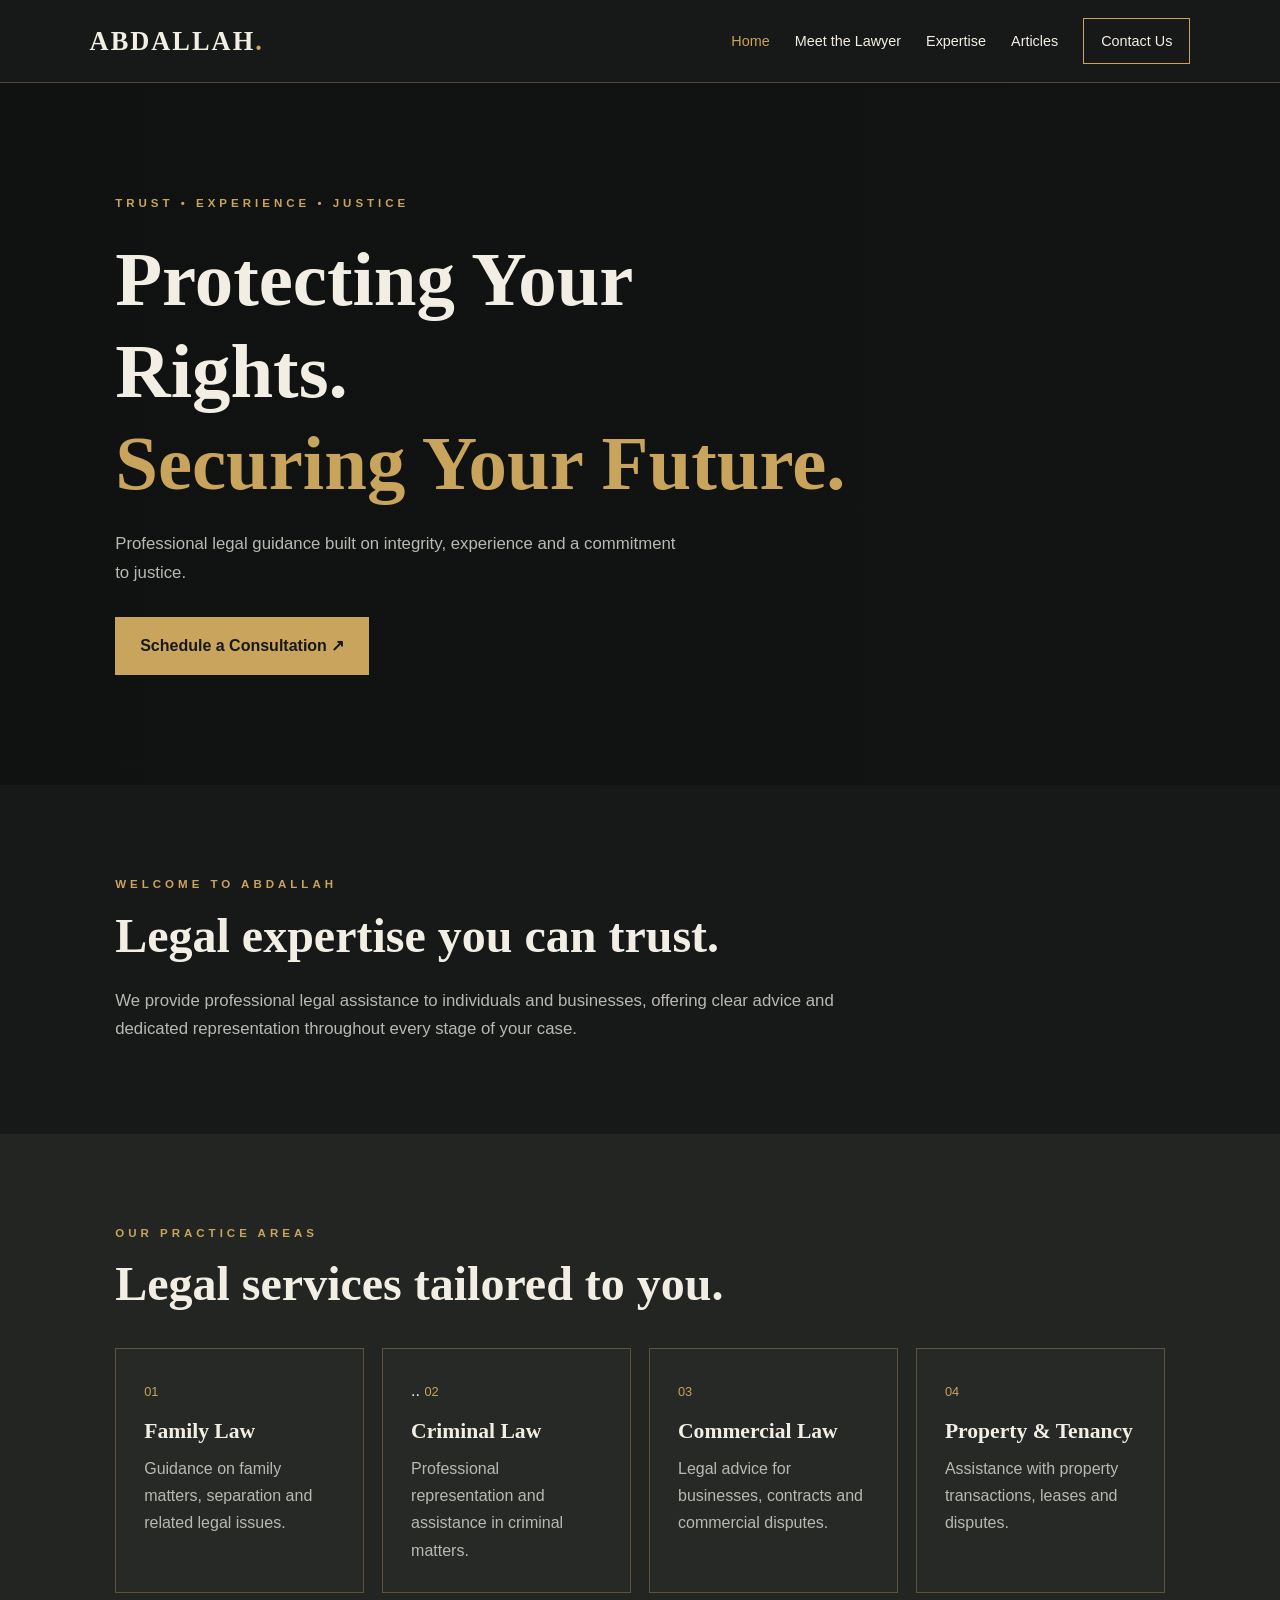
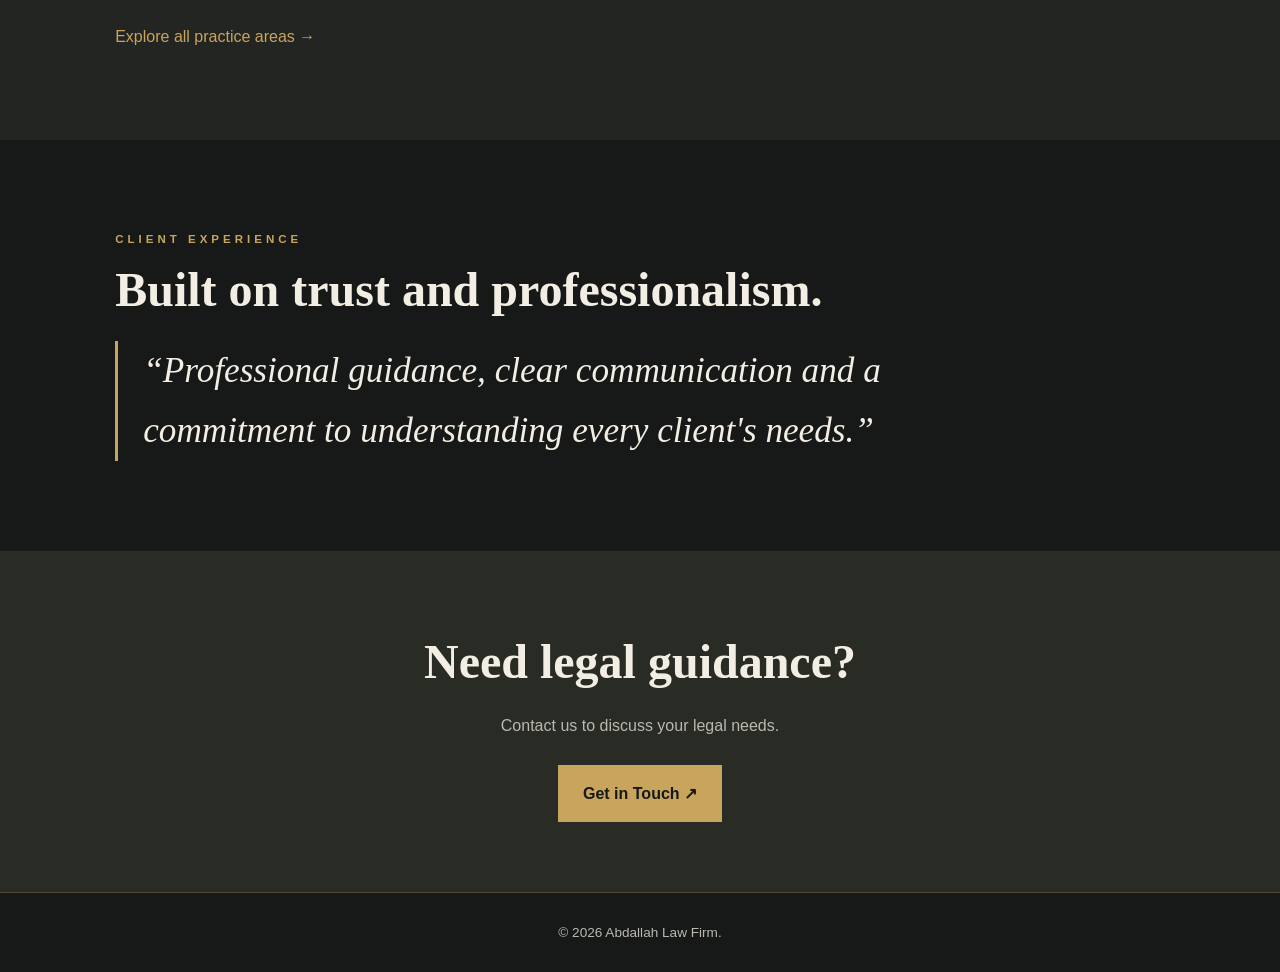
<file: final web assignment/index.html>
<!DOCTYPE html>
<html lang="en">
<head>
    <meta charset="UTF-8">
    <meta name="viewport" content="width=device-width, initial-scale=1.0">
    <title>Abdallah | Law Firm</title>
    <link rel="stylesheet" href="style.css">
</head>
<body>

<header class="navbar">
    <a href="index.html" class="logo">ABDALLAH<span>.</span></a>

    <button class="menu-toggle" aria-label="Open menu">☰</button>

    <nav class="nav-links">
        <a href="index.html">Home</a>
        <a href="lawyer.html">Meet the Lawyer</a>
        <a href="expertise.html">Expertise</a>
        <a href="articles.html">Articles</a>
        <a href="contact.html" class="nav-button">Contact Us</a>
    </nav>
</header>

<main>
    <section class="hero">
        <div class="hero-content reveal">
            <p class="eyebrow">TRUST • EXPERIENCE • JUSTICE</p>
            <h1>Protecting Your Rights.<br>
                <span>Securing Your Future.</span>
            </h1>
            <p>
                Professional legal guidance built on integrity,
                experience and a commitment to justice.
            </p>
            <a href="contact.html" class="button">Schedule a Consultation ↗</a>
        </div>
    </section>

    <section class="section reveal">
        <p class="eyebrow">WELCOME TO ABDALLAH</p>
        <h2>Legal expertise you can trust.</h2>
        <p class="intro">
            We provide professional legal assistance to individuals
            and businesses, offering clear advice and dedicated
            representation throughout every stage of your case.
        </p>
    </section>

    <section class="section dark-section">
        <p class="eyebrow">OUR PRACTICE AREAS</p>
        <h2>Legal services tailored to you.</h2>

        <div class="card-grid">
            <article class="service-card">
                <span>01</span>
                <h3>Family Law</h3>
                <p>Guidance on family matters, separation and related legal issues.</p>
            </article>

            <article class="service-card">
                ..
                <span>02</span>
                <h3>Criminal Law</h3>
                <p>Professional representation and assistance in criminal matters.</p>
            </article>

            <article class="service-card">
                <span>03</span>
                <h3>Commercial Law</h3>
                <p>Legal advice for businesses, contracts and commercial disputes.</p>
            </article>

            <article class="service-card">
                <span>04</span>
                <h3>Property & Tenancy</h3>
                <p>Assistance with property transactions, leases and disputes.</p>
            </article>
        </div>

        <a href="expertise.html" class="text-link">Explore all practice areas →</a>
    </section>

    <section class="section testimonial reveal">
        <p class="eyebrow">CLIENT EXPERIENCE</p>
        <h2>Built on trust and professionalism.</h2>
        <blockquote>
            “Professional guidance, clear communication and a
            commitment to understanding every client's needs.”
    </section>

    <section class="cta">
        <h2>Need legal guidance?</h2>
        <p>Contact us to discuss your legal needs.</p>
        <a href="contact.html" class="button">Get in Touch ↗</a>
    </section>
</main>

<footer class="footer">
    <p>© <span class="year"></span> Abdallah Law Firm.</p>
</footer>

<script src="script.js"></script>
</body>
</html>
</file>
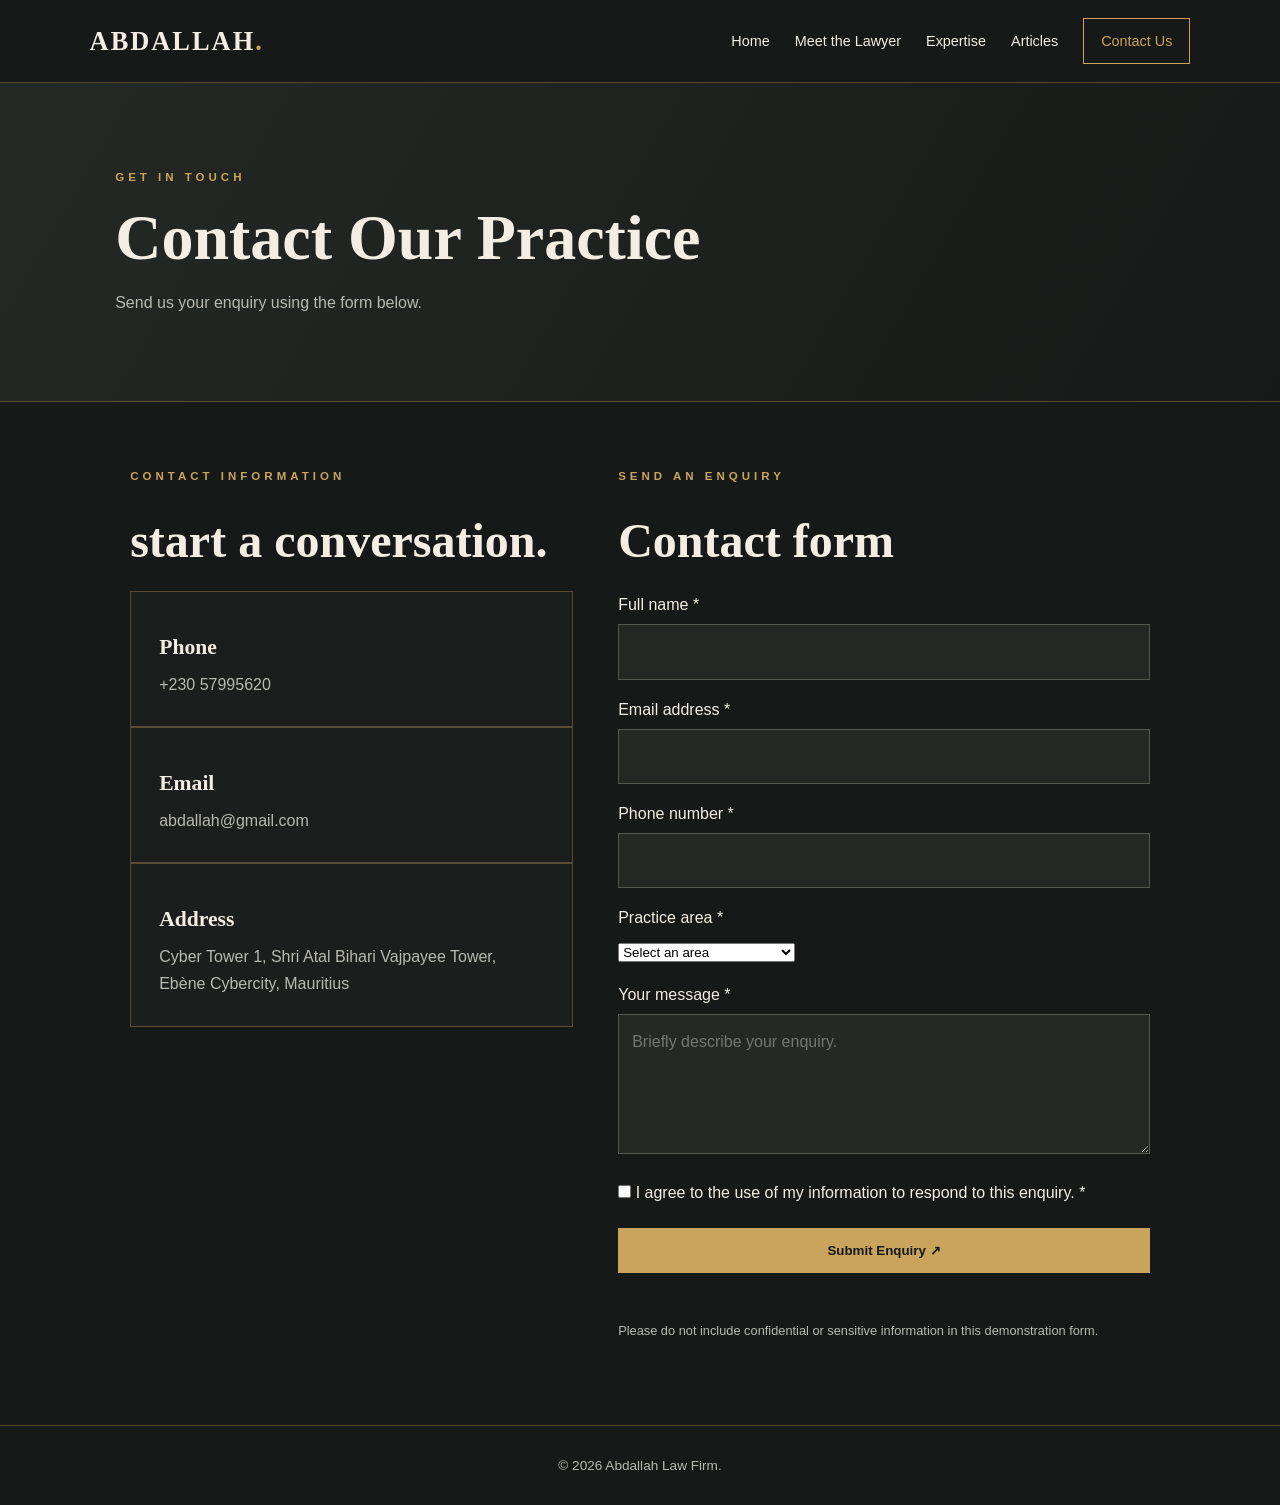
<file: final web assignment/contact.html>
<!DOCTYPE html>
<html lang="en">
<head>
    <meta charset="UTF-8">
    <meta name="viewport" content="width=device-width, initial-scale=1.0">
    <title>Contact Us | Abdallah</title>
    <link rel="stylesheet" href="style.css">
</head>
<body>

<header class="navbar">
    <a href="index.html" class="logo">ABDALLAH<span>.</span></a>
    <button class="menu-toggle" aria-label="Open menu">☰</button>
    <nav class="nav-links">
        <a href="index.html">Home</a>
        <a href="lawyer.html">Meet the Lawyer</a>
        <a href="expertise.html">Expertise</a>
        <a href="articles.html">Articles</a>
        <a href="contact.html" class="nav-button">Contact Us</a>
    </nav>
</header>

<main>
    <section class="page-header">
        <p class="eyebrow">GET IN TOUCH</p>
        <h1>Contact Our Practice</h1>
        <p>Send us your enquiry using the form below.</p>
    </section>

    <section class="page-content contact-layout">

        <div>
            <p class="eyebrow">CONTACT INFORMATION</p>
            <h2> start a conversation.</h2>

            <div class="info-card">
                <h3>Phone</h3>
                <p>+230 57995620</p>
            </div>

            <div class="info-card">
                <h3>Email</h3>
                <p>abdallah@gmail.com</p>
            </div>

            <div class="info-card">
                <h3>Address</h3>
                <p>Cyber Tower 1, Shri Atal Bihari Vajpayee Tower, Ebène Cybercity, Mauritius</p>
            </div>

        
            <iframe
                class="map-frame"
                title="Map showing Ebene, Mauritius"
                src="https://maps.google.com/maps?q=Ebene%2C%20Mauritius&output=embed"
                loading="quick"
                referrerpolicy="no-referrer-when-downgrade">
            </iframe>
        </div>

        <div>
            <p class="eyebrow">SEND AN ENQUIRY</p>
            <h2>Contact form</h2>

            <form class="contact-form" id="contactForm" novalidate>

                <div>
                    <label for="name">Full name *</label>
                    <input type="text" id="name" name="name"
                           autocomplete="name" required>
                </div>

                <div>
                    <label for="email">Email address *</label>
                    <input type="email" id="email" name="email"
                           autocomplete="email" required>
                </div>

                <div>
                    <label for="phone">Phone number *</label>
                    <input type="tel" id="phone" name="phone"
                           autocomplete="tel" required>
                </div>

                <div>
                    <label for="practice">Practice area *</label>
                    <select id="practice" name="practice" required>
                        <option value="">Select an area</option>
                        <option>Family Law</option>
                        <option>Criminal Law</option>
                        <option>Labour / Employment Law</option>
                        <option>Tenancy and Rental Law</option>
                        <option>Commercial Law</option>
                        <option>Litigation and Arbitration</option>
                        <option>Contract Drafting</option>
                        <option>Other</option>
                    </select>
                </div>

                <div>
                    <label for="message">Your message *</label>
                    <textarea id="message" name="message"
                              required minlength="10"
                              placeholder="Briefly describe your enquiry."></textarea>
                </div>

                <label class="consent">
                    <input type="checkbox" id="consent" required>
                    <span>
                        I agree to the use of my information to respond
                        to this enquiry. *
                    </span>
                </label>

                <button type="submit" class="button">
                    Submit Enquiry ↗
                </button>

                <p id="formMessage" class="form-message"
                   role="status" aria-live="polite"></p>

                <p class="small-note">
                    Please do not include confidential or sensitive
                    information in this demonstration form.
                </p>
            </form>
        </div>

    </section>
</main>

<footer class="footer">
    <p>© <span class="year"></span> Abdallah Law Firm.</p>
  
</footer>

<script src="script.js"></script>

</body>
</html>
</file>
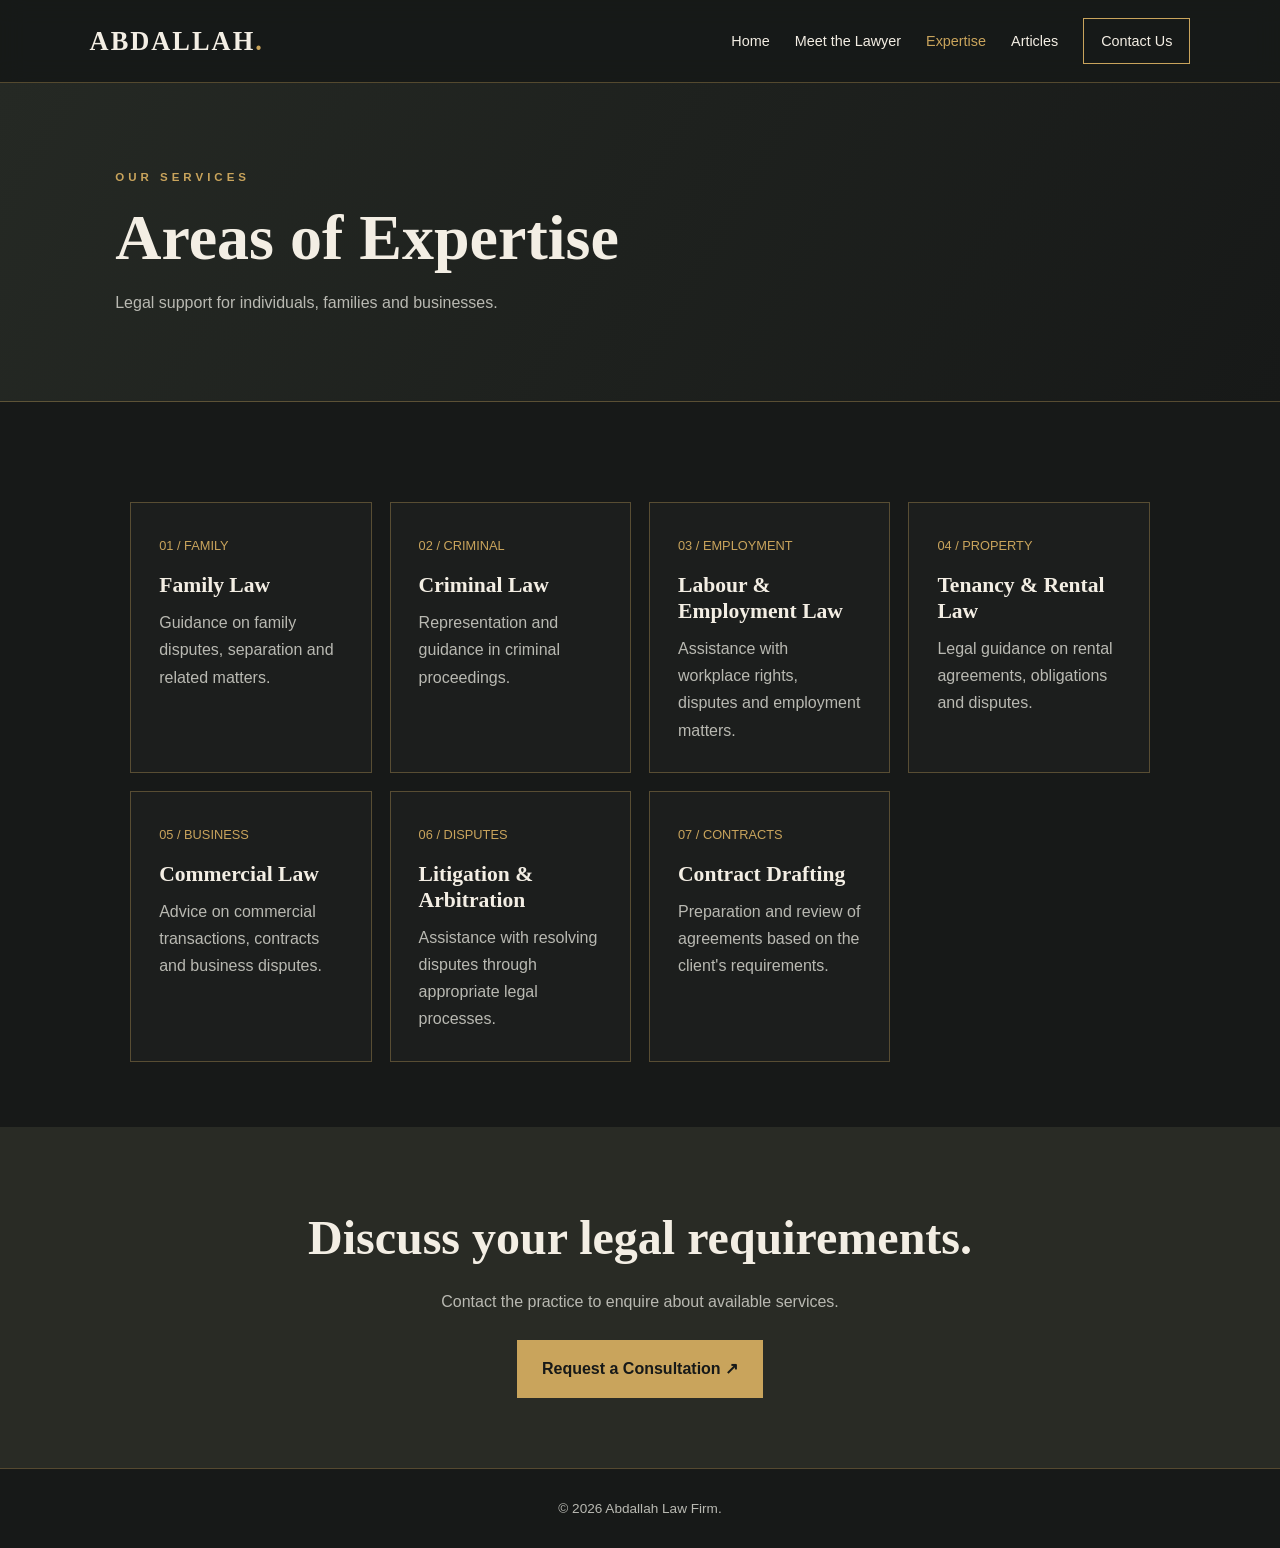
<file: final web assignment/expertise.html>
<!DOCTYPE html>
<html lang="en">
<head>
    <meta charset="UTF-8">
    <meta name="viewport" content="width=device-width, initial-scale=1.0">
    <title>Expertise | Abdallah</title>
    <link rel="stylesheet" href="style.css">
</head>
<body>

<header class="navbar">
    <a href="index.html" class="logo">ABDALLAH<span>.</span></a>
    <button class="menu-toggle" aria-label="Open menu">☰</button>
    <nav class="nav-links">
        <a href="index.html">Home</a>
        <a href="lawyer.html">Meet the Lawyer</a>
        <a href="expertise.html">Expertise</a>
        <a href="articles.html">Articles</a>
        <a href="contact.html" class="nav-button">Contact Us</a>
    </nav>
</header>

<main>
    <section class="page-header">
        <p class="eyebrow">OUR SERVICES</p>
        <h1>Areas of Expertise</h1>
        <p>Legal support for individuals, families and businesses.</p>
    </section>

    <section class="page-content">
        <div class="card-grid">
            <article class="service-card reveal">
                <span>01 / FAMILY</span>
                <h3>Family Law</h3>
                <p>Guidance on family disputes, separation and related matters.</p>
            </article>

            <article class="service-card reveal">
                <span>02 / CRIMINAL</span>
                <h3>Criminal Law</h3>
                <p>Representation and guidance in criminal proceedings.</p>
            </article>

            <article class="service-card reveal">
                <span>03 / EMPLOYMENT</span>
                <h3>Labour & Employment Law</h3>
                <p>Assistance with workplace rights, disputes and employment matters.</p>
            </article>

            <article class="service-card reveal">
                <span>04 / PROPERTY</span>
                <h3>Tenancy & Rental Law</h3>
                <p>Legal guidance on rental agreements, obligations and disputes.</p>
            </article>

            <article class="service-card reveal">
                <span>05 / BUSINESS</span>
                <h3>Commercial Law</h3>
                <p>Advice on commercial transactions, contracts and business disputes.</p>
            </article>

            <article class="service-card reveal">
                <span>06 / DISPUTES</span>
                <h3>Litigation & Arbitration</h3>
                <p>Assistance with resolving disputes through appropriate legal processes.</p>
            </article>

            <article class="service-card reveal">
                <span>07 / CONTRACTS</span>
                <h3>Contract Drafting</h3>
                <p>Preparation and review of agreements based on the client's requirements.</p>
            </article>
        </div>
    </section>

    <section class="cta">
        <h2>Discuss your legal requirements.</h2>
        <p>Contact the practice to enquire about available services.</p>
        <a href="contact.html" class="button">Request a Consultation ↗</a>
    </section>
</main>

<footer class="footer">
    <p>© <span class="year"></span> Abdallah Law Firm.</p>
</footer>

<script src="script.js"></script>
</body>
</html>
</file>
<file: final web assignment/style.css>
/* GENERAL SETTINGS */
:root {
    --bg: #171918;
    --surface: #222522;
    --gold: #c9a45c;
    --cream: #f3eee4;
    --muted: #b9b9b2;
    --border: rgba(201, 164, 92, 0.35);
    --font-heading: Georgia, "Times New Roman", serif;
    --font-body: Arial, Helvetica, sans-serif;
}body.dark-theme {
  --ivory: #17282d;
  --white: #20343a;
  --ink: #f5f2e9;
  --muted: #c0c9c8;
  --line: #3b5055;
  --soft: #20343a;
  --navy: #0d1c21;
  --navy-light: #14282e;
  color-scheme: dark;
}

* {
    margin: 0;
    padding: 0;
    box-sizing: border-box;
}

html {
    scroll-behavior: smooth;
    scroll-padding-top: 90px;
}

body {
    background: var(--bg);
    color: var(--cream);
    font-family: var(--font-body);
    line-height: 1.7;
}

a {
    color: inherit;
    text-decoration: none;
}

p {
    color: var(--muted);
}

h1, h2, h3 {
    font-family: var(--font-heading);
    line-height: 1.2;
}

h2 {
    font-size: clamp(2rem, 4vw, 3rem);
    margin: 12px 0 22px;
}

img {
    display: block;
    max-width: 100%;
}

/* NAVIGATION */
.navbar {
    min-height: 82px;
    padding: 18px 7%;
    display: flex;
    align-items: center;
    justify-content: space-between;
    gap: 20px;
    position: sticky;
    top: 0;
    z-index: 1000;
    background: rgba(23, 25, 24, 0.96);
    border-bottom: 1px solid var(--border);
    backdrop-filter: blur(12px);
}

.logo {
    font-family: var(--font-heading);
    font-size: 1.65rem;
    font-weight: bold;
    letter-spacing: 2px;
}

.logo span {
    color: var(--gold);
}

.nav-links {
    display: flex;
    align-items: center;
    gap: 25px;
}

.nav-links a {
    font-size: 0.9rem;
    transition: color 0.3s;
}

.nav-links a:hover,
.nav-links a.active {
    color: var(--gold);
}

.nav-links .nav-button {
    padding: 10px 17px;
    border: 1px solid var(--gold);
}

.menu-toggle {
    display: none;
    background: none;
    border: 0;
    color: var(--cream);
    font-size: 1.8rem;
    cursor: pointer;
}

/* HERO */
.hero {
    min-height: 78vh;
    display: flex;
    align-items: center;
    padding: 100px 9%;
    background:
        linear-gradient(90deg, rgba(16, 18, 17, 0.98),
        rgba(16, 18, 17, 0.76)),
        url("https://images.unsplash.com/photo-1589829545856-d10d557cf95f?auto=format&fit=crop&w=1800&q=80")
        center/cover;
}

.hero-content {
    max-width: 760px;
    animation: rise 0.9s ease both;
}

.hero h1 {
    font-size: clamp(2.7rem, 6vw, 5rem);
    margin: 20px 0;
}

.hero h1 span {
    color: var(--gold);
}

.hero-content > p:not(.eyebrow) {
    max-width: 570px;
    margin-bottom: 30px;
    font-size: 1.05rem;
}

.eyebrow {
    color: var(--gold);
    letter-spacing: 4px;
    font-size: 0.72rem;
    font-weight: bold;
}

/* BUTTONS */
.button {
    display: inline-block;
    padding: 14px 24px;
    background: var(--gold);
    color: #171918;
    font-weight: bold;
    border: 1px solid var(--gold);
    transition: 0.3s;
}

.button:hover {
    background: transparent;
    color: var(--gold);
    transform: translateY(-3px);
}

.text-link {
    display: inline-block;
    margin-top: 30px;
    color: var(--gold);
}

/* SECTIONS */
.section {
    padding: 90px 9%;
}

.section > h2,
.section > .intro {
    max-width: 760px;
}

.intro {
    max-width: 750px;
    font-size: 1.05rem;
}

.dark-section {
    background: var(--surface);
}

.card-grid {
    display: grid;
    grid-template-columns: repeat(4, minmax(0, 1fr));
    gap: 18px;
    margin-top: 35px;
}

.service-card,
.article-card,
.info-card {
    padding: 28px;
    border: 1px solid var(--border);
    background: rgba(255, 255, 255, 0.02);
    transition: transform 0.3s, border-color 0.3s;
}

.service-card:hover,
.article-card:hover,
.info-card:hover {
    transform: translateY(-6px);
    border-color: var(--gold);
}

.service-card span {
    color: var(--gold);
    font-size: 0.8rem;
}

.service-card h3,
.article-card h3,
.info-card h3 {
    margin: 15px 0 10px;
    font-size: 1.35rem;
}

.testimonial blockquote {
    max-width: 800px;
    font-family: var(--font-heading);
    font-size: clamp(1.4rem, 3vw, 2.2rem);
    font-style: italic;
    border-left: 3px solid var(--gold);
    padding-left: 25px;
}

.small-note {
    margin-top: 15px;
    font-size: 0.8rem;
}

/* INNER PAGE HEADERS */
.page-header {
    padding: 85px 9%;
    background: linear-gradient(120deg, #252924, #171918);
    border-bottom: 1px solid var(--border);
}

.page-header h1 {
    font-size: clamp(2.5rem, 5vw, 4rem);
    margin: 12px 0;
}

.page-content {
    padding: 65px 9%;
    max-width: 1250px;
    margin: auto;
}

.page-content h2 {
    margin-top: 25px;
}

.page-content ul {
    padding-left: 24px;
    color: var(--muted);
}

/* LAWYER PROFILE */
.profile-layout {
    display: grid;
    grid-template-columns: 1fr 1.2fr;
    align-items: center;
    gap: 45px;
}

.profile-image {
    width: 100%;
    min-height: 350px;
    object-fit: cover;
    background: var(--surface);
}

/* ARTICLES */
.article-grid {
    display: grid;
    grid-template-columns: repeat(3, minmax(0, 1fr));
    gap: 22px;
}

.article-card img {
    width: 100%;
    height: 190px;
    object-fit: cover;
}

.article-card .article-tag {
    color: var(--gold);
    font-size: 0.75rem;
    margin-top: 18px;
    letter-spacing: 1px;
}

.article-card a {
    color: var(--gold);
    display: inline-block;
    margin-top: 15px;
}

/* CONTACT FORM */
.contact-layout {
    display: grid;
    grid-template-columns: 1fr 1.2fr;
    gap: 45px;
}

.contact-form {
    display: grid;
    gap: 16px;
}

.contact-form label {
    display: block;
    margin-bottom: 6px;
}

.contact-form input,
.contact-form textarea {
    width: 100%;
    padding: 13px;
    background: #252825;
    border: 1px solid #555950;
    color: var(--cream);
    font: inherit;
}

.contact-form input:focus,
.contact-form textarea:focus {
    outline: 1px solid var(--gold);
    border-color: var(--gold);
}

.contact-form textarea {
    min-height: 140px;
    resize: vertical;
}

.consent {
    display: flex;
    align-items: flex-start;
    gap: 10px;
}

.consent input {
    width: auto;
    margin-top: 7px;
}

.form-message {
    color: var(--gold);
    overflow-wrap: anywhere;
}

.map-frame {
    width: 100%;
    height: 300px;
    border: 0;
    margin-top: 25px;
}

/* CTA AND FOOTER */
.cta {
    padding: 70px 9%;
    text-align: center;
    background: #292b25;
}

.cta p {
    margin: 15px 0 25px;
}

.footer {
    padding: 28px 7%;
    text-align: center;
    border-top: 1px solid var(--border);
    font-size: 0.85rem;
}

.footer p + p {
    margin-top: 5px;
}

/* REVEAL ANIMATIONS */
.reveal {
    opacity: 0;
    transform: translateY(25px);
    transition: opacity 0.7s ease, transform 0.7s ease;
}

.reveal.visible {
    opacity: 1;
    transform: translateY(0);
}

@keyframes rise {
    from {
        opacity: 0;
        transform: translateY(25px);
    }
    to {
        opacity: 1;
        transform: translateY(0);
    }
}

/* MOBILE RESPONSIVENESS */
@media (max-width: 950px) {
    .nav-links {
        gap: 14px;
    }

    .card-grid {
        grid-template-columns: repeat(2, minmax(0, 1fr));
    }

    .article-grid {
        grid-template-columns: repeat(2, minmax(0, 1fr));
    }
}

@media (max-width: 700px) {
    .navbar {
        flex-wrap: wrap;
    }

    .menu-toggle {
        display: block;
    }

    .nav-links {
        display: none;
        width: 100%;
        flex-direction: column;
        align-items: stretch;
        gap: 0;
    }

    .nav-links.open {
        display: flex;
    }

    .nav-links a {
        padding: 12px 0;
        border-bottom: 1px solid var(--border);
    }

    .nav-links .nav-button {
        text-align: center;
        margin-top: 10px;
    }

    .hero {
        min-height: 70vh;
        padding: 70px 7%;
    }

    .section,
    .page-content {
        padding: 60px 7%;
    }

    .page-header {
        padding: 60px 7%;
    }

    .card-grid,
    .article-grid,
    .profile-layout,
    .contact-layout {
        grid-template-columns: 1fr;
    }

    .service-card,
    .article-card,
    .info-card {
        padding: 22px;
    }
}

@media (prefers-reduced-motion: reduce) {
    *,
    *::before,
    *::after {
        scroll-behavior: auto !important;
        animation-duration: 0.01ms !important;
        transition-duration: 0.01ms !important;
    }

    .reveal {
        opacity: 1;
        transform: none;
    }
}
</file>
